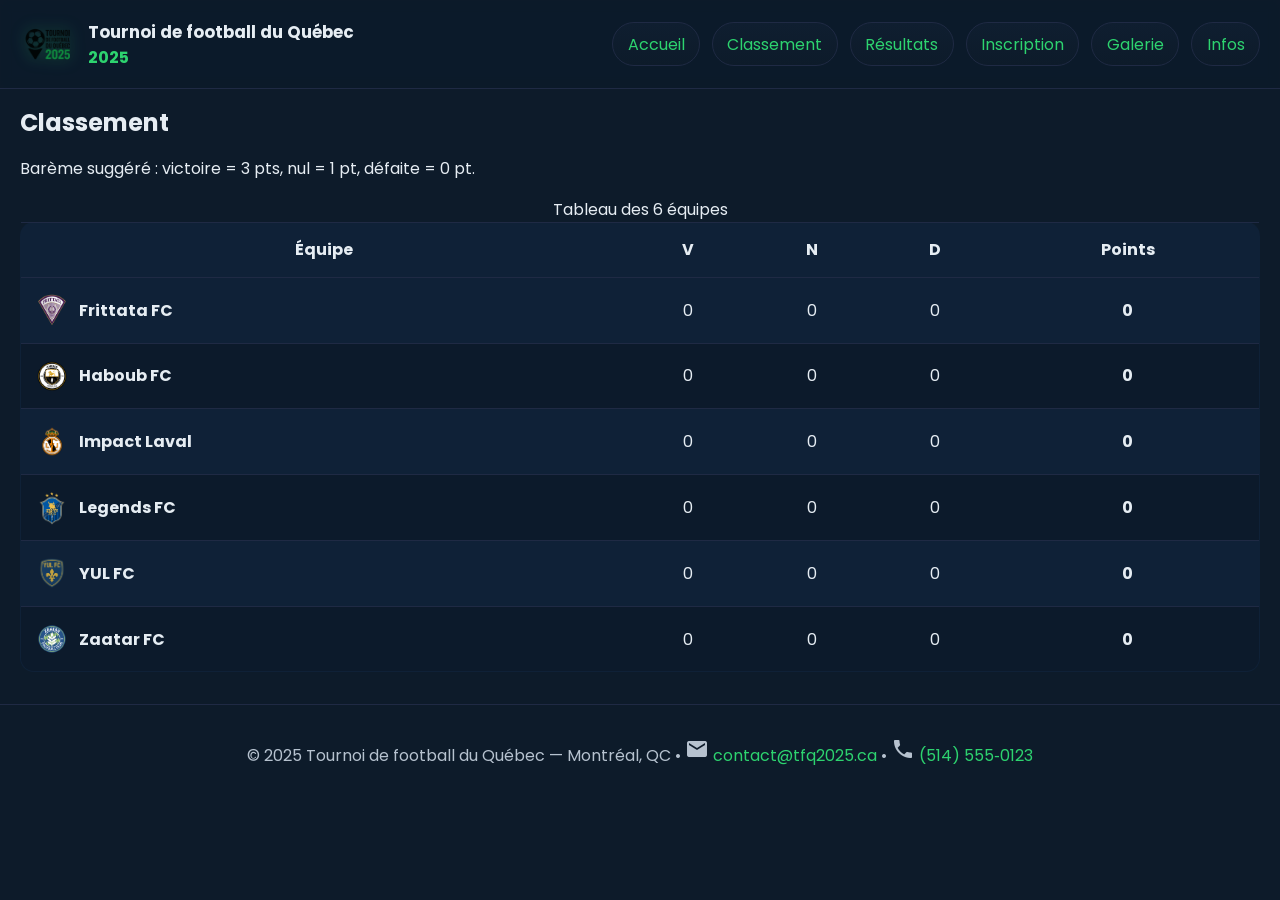
<file: classement.html>
<!DOCTYPE html>
<html lang="fr">
<head>


<meta charset="utf-8" />
<meta name="viewport" content="width=device-width, initial-scale=1" />
<title>Tournoi de football du Québec 2025</title>
<link rel="preconnect" href="https://fonts.googleapis.com">
<link rel="preconnect" href="https://fonts.gstatic.com" crossorigin>
<link href="https://fonts.googleapis.com/css2?family=Poppins:wght@300;400;600;700&display=swap" rel="stylesheet">
<link href="https://fonts.googleapis.com/icon?family=Material+Icons" rel="stylesheet">
<link rel="stylesheet" href="style.css" />


</head>
<body>
<header class="site-header">
  <div class="brand">
    <img src="Logo TP2.png" alt="Logo Tournoi de football du Québec 2025" />
    <div class="brand-text">
      <h1>Tournoi de football du Québec</h1>
      <span class="year">2025</span>
    </div>
  </div>
  <nav class="main-nav" aria-label="Navigation principale">
    <a href="index.html">Accueil</a>
    <a href="classement.html">Classement</a>
    <a href="programme.html">Résultats</a>
    <a href="inscription.html">Inscription</a>
    <a href="galerie.html">Galerie</a>
    <a href="infos.html">Infos</a>
  </nav>
</header>
<main>
  <h2 class="page-title">Classement</h2>
  <p class="muted" style="margin:0 1.25rem 1rem">Barème suggéré : victoire = 3 pts, nul = 1 pt, défaite = 0 pt.</p>
  <div class="table-wrapper">
    <table class="programme standings" aria-describedby="descClassement">
      <caption id="descClassement">Tableau des 6 équipes</caption>
      <thead>
        <tr>
          <th scope="col">Équipe</th>
          <th scope="col" title="Victoires">V</th>
          <th scope="col" title="Nuls">N</th>
          <th scope="col" title="Défaites">D</th>
          <th scope="col">Points</th>
        </tr>
      </thead>
      <tbody>
        
        <tr>
          <th scope="row" class="teamcell"><div class="teamcell-content">
            <img src="Frittata-FC-.png" alt="Logo Frittata FC" class="tiny-logo" />
            <span>Frittata FC</span>
          </div></th>
          <td class="num">0</td>
          <td class="num">0</td>
          <td class="num">0</td>
          <td class="num"><strong class="num">0</strong></td>
        </tr>
    
        <tr>
          <th scope="row" class="teamcell"><div class="teamcell-content">
            <img src="Haboub-FC-.png" alt="Logo Haboub FC" class="tiny-logo" />
            <span>Haboub FC</span>
          </div></th>
          <td class="num">0</td>
          <td class="num">0</td>
          <td class="num">0</td>
          <td class="num"><strong class="num">0</strong></td>
        </tr>
    
        <tr>
          <th scope="row" class="teamcell"><div class="teamcell-content">
            <img src="Impact-Laval-300x300.png" alt="Logo Impact Laval" class="tiny-logo" />
            <span>Impact Laval</span>
          </div></th>
          <td class="num">0</td>
          <td class="num">0</td>
          <td class="num">0</td>
          <td class="num"><strong class="num">0</strong></td>
        </tr>
    
        <tr>
          <th scope="row" class="teamcell"><div class="teamcell-content">
            <img src="Legends-FC-300x300.png" alt="Logo Legends FC" class="tiny-logo" />
            <span>Legends FC</span>
          </div></th>
          <td class="num">0</td>
          <td class="num">0</td>
          <td class="num">0</td>
          <td class="num"><strong class="num">0</strong></td>
        </tr>
    
        <tr>
          <th scope="row" class="teamcell"><div class="teamcell-content">
            <img src="YUL-FC-300x300.png" alt="Logo YUL FC" class="tiny-logo" />
            <span>YUL FC</span>
          </div></th>
          <td class="num">0</td>
          <td class="num">0</td>
          <td class="num">0</td>
          <td class="num"><strong class="num">0</strong></td>
        </tr>
    
        <tr>
          <th scope="row" class="teamcell"><div class="teamcell-content">
            <img src="Zaatar-FC.png" alt="Logo Zaatar FC" class="tiny-logo" />
            <span>Zaatar FC</span>
          </div></th>
          <td class="num">0</td>
          <td class="num">0</td>
          <td class="num">0</td>
          <td class="num"><strong class="num">0</strong></td>
        </tr>
    
      </tbody>
    </table>
  </div>
</main>
<footer class="site-footer">
  <p>© 2025 Tournoi de football du Québec — Montréal, QC • <span class="material-icons" aria-hidden="true">mail</span> <a href="mailto:contact@tfq2025.ca">contact@tfq2025.ca</a> • <span class="material-icons" aria-hidden="true">call</span> <a href="tel:+15145550123">(514) 555‑0123</a></p>
</footer>
</body>
</html>
</file>
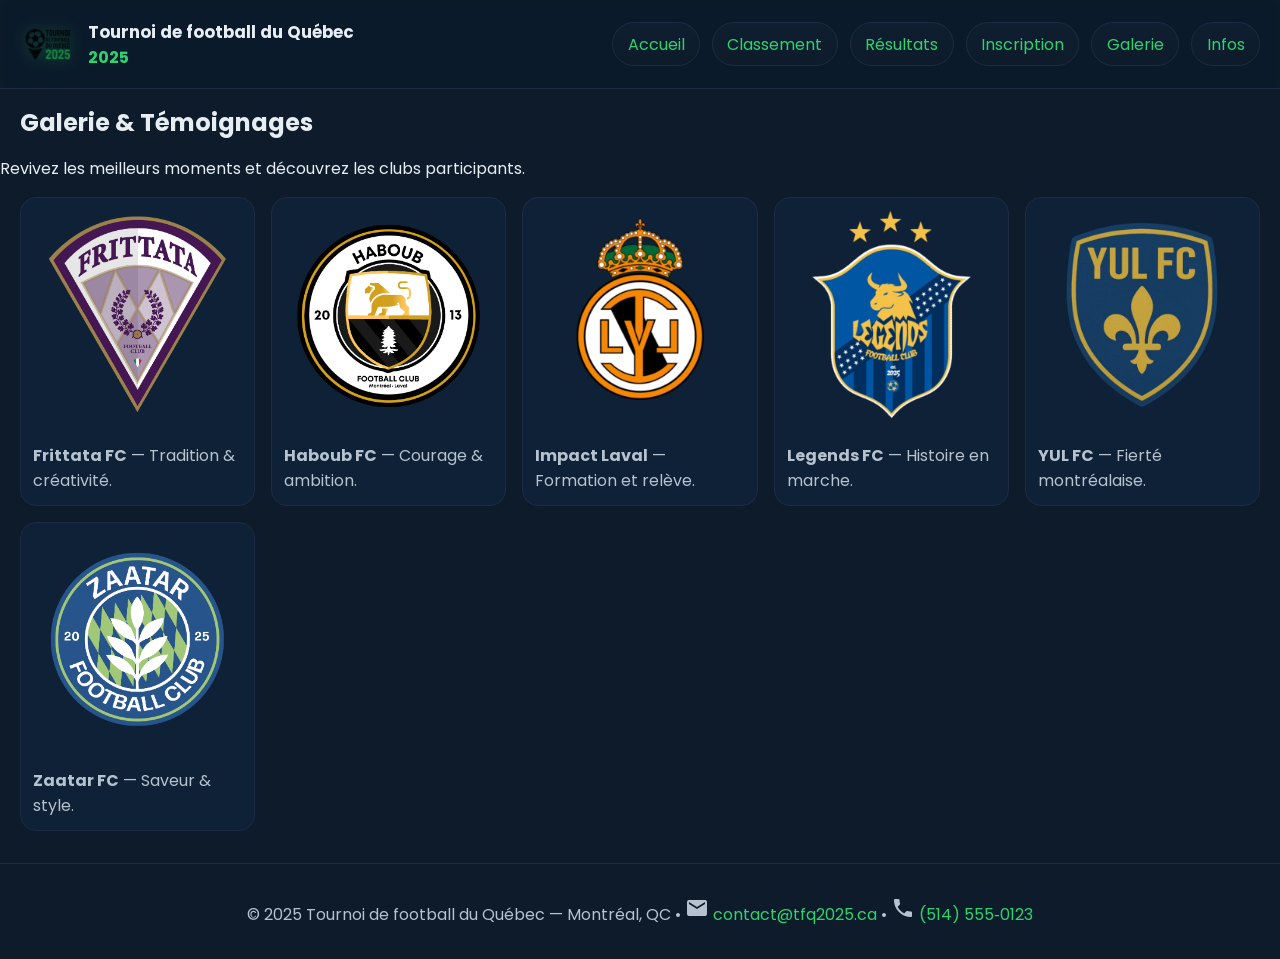
<file: galerie.html>
<!DOCTYPE html>
<html lang="fr">
<head>

<meta charset="utf-8" />
<meta name="viewport" content="width=device-width, initial-scale=1" />
<title>Tournoi de football du Québec 2025</title>
<link rel="preconnect" href="https://fonts.googleapis.com">
<link rel="preconnect" href="https://fonts.gstatic.com" crossorigin>
<link href="https://fonts.googleapis.com/css2?family=Poppins:wght@300;400;600;700&display=swap" rel="stylesheet">
<link href="https://fonts.googleapis.com/icon?family=Material+Icons" rel="stylesheet">
<link rel="stylesheet" href="style.css" />

</head>
<body>

<header class="site-header">
  <div class="brand">
    <img src="Logo TP2.png" alt="Logo Tournoi de football du Québec 2025" />
    <div class="brand-text">
      <h1>Tournoi de football du Québec</h1>
      <span class="year">2025</span>
    </div>
  </div>
  <nav class="main-nav" aria-label="Navigation principale">
    <a href="index.html" >Accueil</a>
    <a href="classement.html">Classement</a>
    <a href="programme.html">Résultats</a>
    <a href="inscription.html">Inscription</a>
    <a href="galerie.html">Galerie</a>
    <a href="infos.html">Infos</a>
  </nav>
</header>

<main>
  <h2 class="page-title">Galerie & Témoignages</h2>
  <p>Revivez les meilleurs moments et découvrez les clubs participants.</p>
  <section class="gallery-grid">
    <figure>
      <img src="Frittata-FC-.png" alt="Frittata FC">
      <figcaption><strong>Frittata FC</strong> — Tradition & créativité.</figcaption>
    </figure>
    <figure>
      <img src="Haboub-FC-.png" alt="Haboub FC">
      <figcaption><strong>Haboub FC</strong> — Courage & ambition.</figcaption>
    </figure>
    <figure>
      <img src="Impact-Laval-300x300.png" alt="Impact Laval">
      <figcaption><strong>Impact Laval</strong> — Formation et relève.</figcaption>
    </figure>
    <figure>
      <img src="Legends-FC-300x300.png" alt="Legends FC">
      <figcaption><strong>Legends FC</strong> — Histoire en marche.</figcaption>
    </figure>
    <figure>
      <img src="YUL-FC-300x300.png" alt="YUL FC">
      <figcaption><strong>YUL FC</strong> — Fierté montréalaise.</figcaption>
    </figure>
    <figure>
      <img src="Zaatar-FC.png" alt="Zaatar FC">
      <figcaption><strong>Zaatar FC</strong> — Saveur & style.</figcaption>
    </figure>
  </section>
</main>

<footer class="site-footer">
  <p>© 2025 Tournoi de football du Québec — Montréal, QC • <span class="material-icons" aria-hidden="true">mail</span> <a href="mailto:contact@tfq2025.ca">contact@tfq2025.ca</a> • <span class="material-icons" aria-hidden="true">call</span> <a href="tel:+15145550123">(514) 555‑0123</a></p>
</footer>

</body>
</html>
</file>
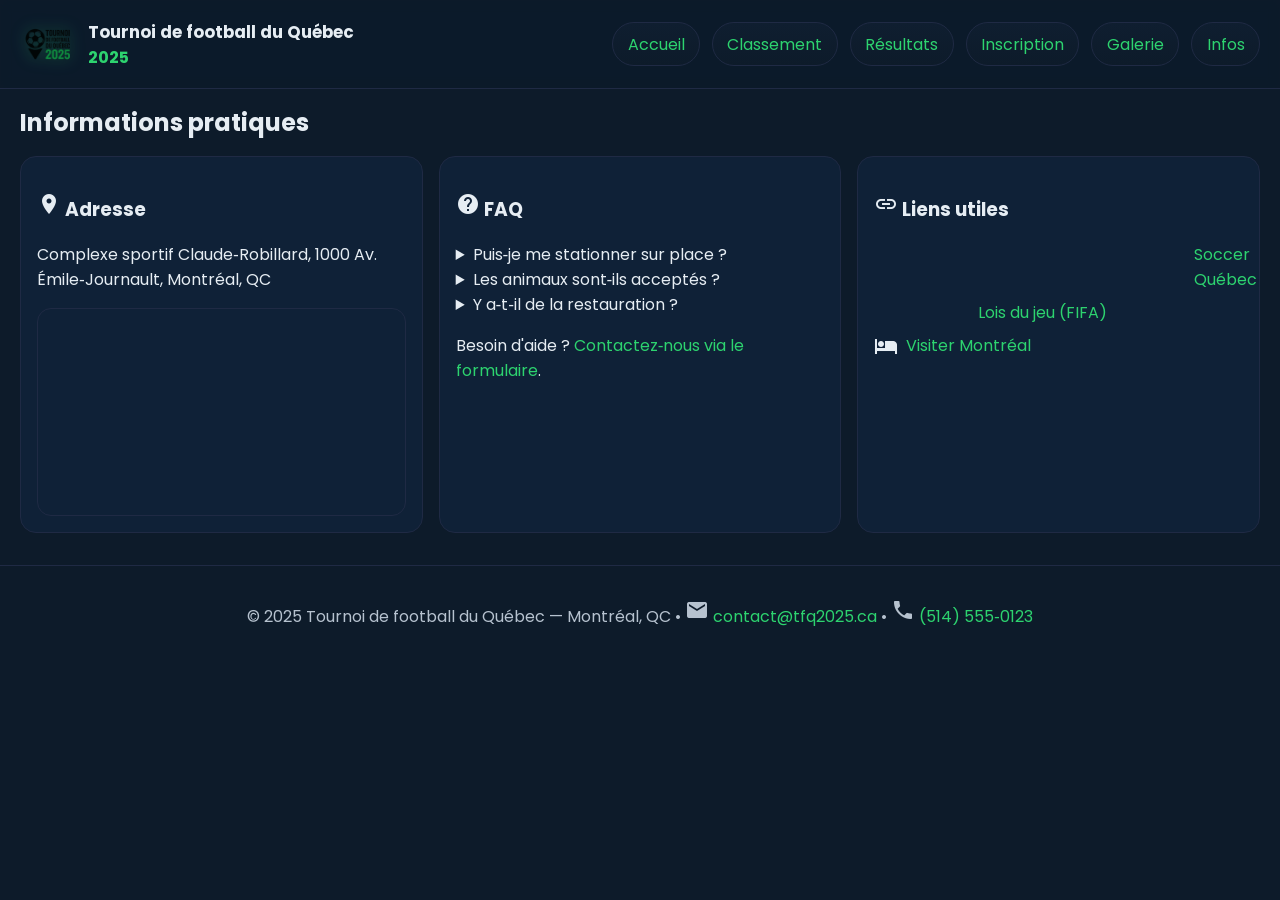
<file: infos.html>
<!DOCTYPE html>
<html lang="fr">
<head>

<meta charset="utf-8" />
<meta name="viewport" content="width=device-width, initial-scale=1" />
<title>Tournoi de football du Québec 2025</title>
<link rel="preconnect" href="https://fonts.googleapis.com">
<link rel="preconnect" href="https://fonts.gstatic.com" crossorigin>
<link href="https://fonts.googleapis.com/css2?family=Poppins:wght@300;400;600;700&display=swap" rel="stylesheet">
<link href="https://fonts.googleapis.com/icon?family=Material+Icons" rel="stylesheet">
<link rel="stylesheet" href="style.css" />

</head>
<body>

<header class="site-header">
  <div class="brand">
    <img src="Logo TP2.png" alt="Logo Tournoi de football du Québec 2025" />
    <div class="brand-text">
      <h1>Tournoi de football du Québec</h1>
      <span class="year">2025</span>
    </div>
  </div>
  <nav class="main-nav" aria-label="Navigation principale">
    <a href="index.html" >Accueil</a>
    <a href="classement.html">Classement</a>
    <a href="programme.html">Résultats</a>
    <a href="inscription.html">Inscription</a>
    <a href="galerie.html">Galerie</a>
    <a href="infos.html">Infos</a>
  </nav>
</header>

<main>
  <h2 class="page-title">Informations pratiques</h2>

  <section class="info-grid">
    <div class="card">
      <h3><span class="material-icons" aria-hidden="true">location_on</span> Adresse</h3>
      <p>Complexe sportif Claude‑Robillard, 1000 Av. Émile‑Journault, Montréal, QC</p>
      <div class="map-wrapper">
        <iframe title="Plan d'accès" loading="lazy"
          src="https://www.google.com/maps?q=Complexe%20sportif%20Claude-Robillard%2C%20Montreal&output=embed"></iframe>
      </div>
    </div>

    <div class="card">
      <h3><span class="material-icons" aria-hidden="true">help</span> FAQ</h3>
      <details>
        <summary>Puis‑je me stationner sur place ?</summary>
        <p>Oui, des espaces payants sont disponibles. Arrivez tôt !</p>
      </details>
      <details>
        <summary>Les animaux sont‑ils acceptés ?</summary>
        <p>Non, sauf chiens d'assistance identifiés.</p>
      </details>
      <details>
        <summary>Y a‑t‑il de la restauration ?</summary>
        <p>Des camions de rue seront présents de 11h à 19h.</p>
      </details>
      <p>Besoin d'aide ? <a href="inscription.html">Contactez‑nous via le formulaire</a>.</p>
    </div>

    <div class="card">
      <h3><span class="material-icons" aria-hidden="true">link</span> Liens utiles</h3>
      <ul class="icon-list" role="list">
        <li><span class="material-icons" aria-hidden="true">sports_soccer</span> <a href="https://www.soccerquebec.org/" target="_blank" rel="noopener">Soccer Québec</a></li>
        <li><span class="material-icons" aria-hidden="true">rule</span> <a href="https://www.fifa.com/technical/refereeing/laws-of-the-game" target="_blank" rel="noopener">Lois du jeu (FIFA)</a></li>
        <li><span class="material-icons" aria-hidden="true">local_hotel</span> <a href="https://www.mtl.org/fr" target="_blank" rel="noopener">Visiter Montréal</a></li>
      </ul>
    </div>
  </section>
</main>

<footer class="site-footer">
  <p>© 2025 Tournoi de football du Québec — Montréal, QC • <span class="material-icons" aria-hidden="true">mail</span> <a href="mailto:contact@tfq2025.ca">contact@tfq2025.ca</a> • <span class="material-icons" aria-hidden="true">call</span> <a href="tel:+15145550123">(514) 555‑0123</a></p>
</footer>

</body>
</html>
</file>
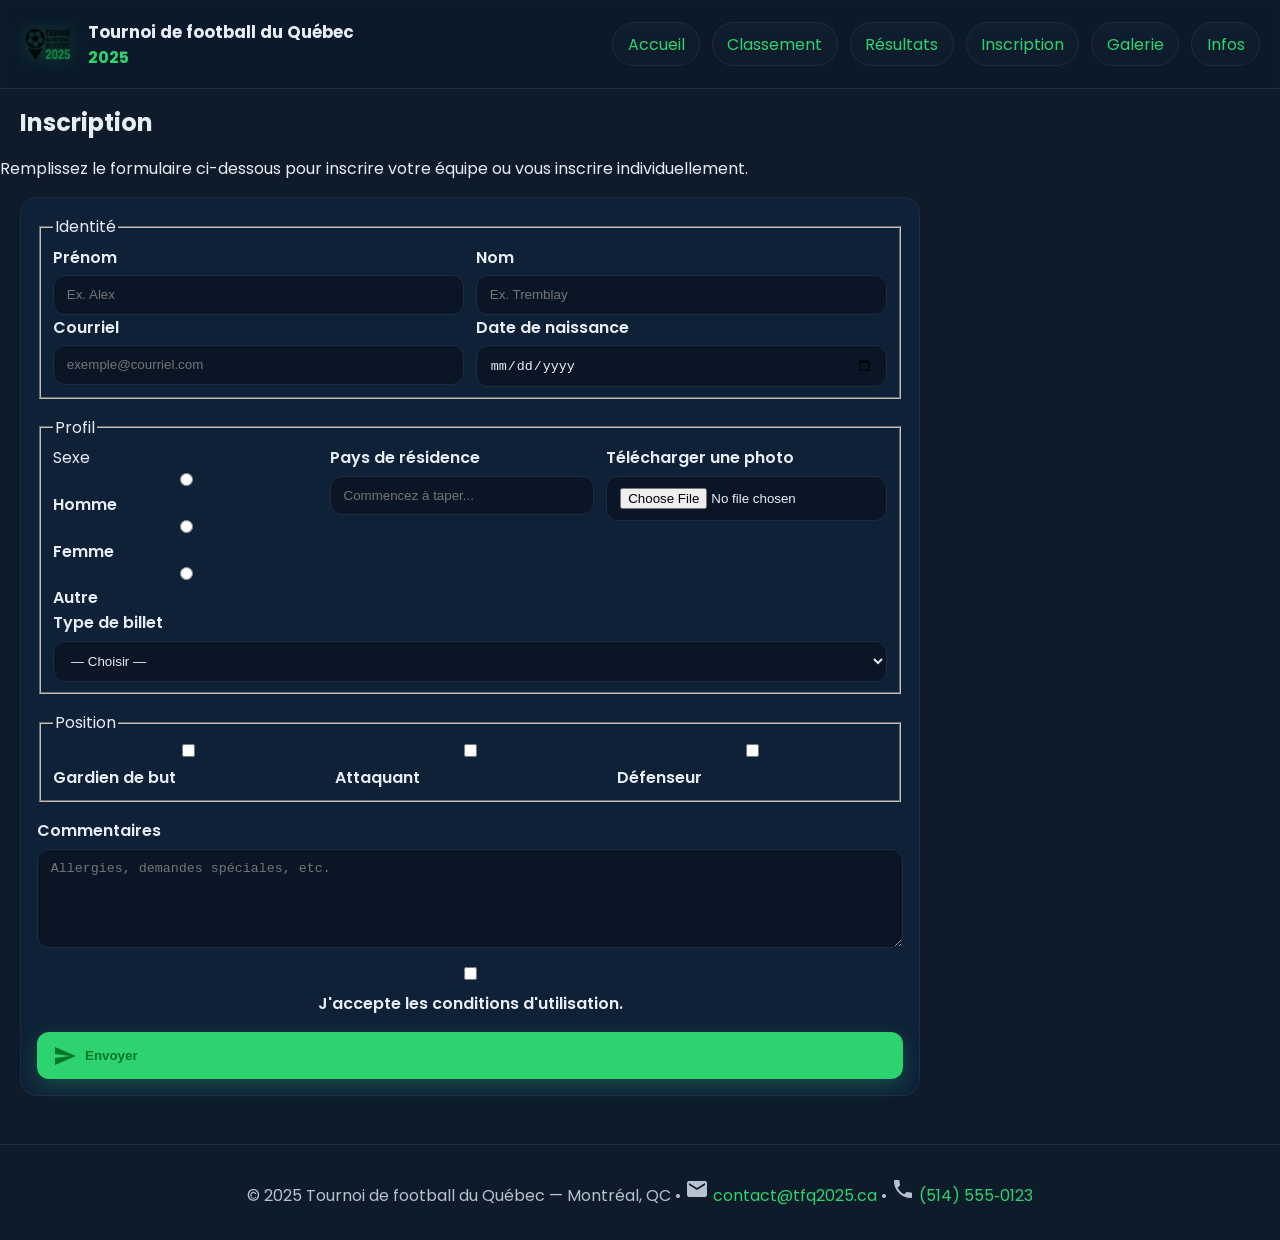
<file: inscription.html>
<!DOCTYPE html>
<html lang="fr">
<head>

<meta charset="utf-8" />
<meta name="viewport" content="width=device-width, initial-scale=1" />
<title>Tournoi de football du Québec 2025</title>
<link rel="preconnect" href="https://fonts.googleapis.com">
<link rel="preconnect" href="https://fonts.gstatic.com" crossorigin>
<link href="https://fonts.googleapis.com/css2?family=Poppins:wght@300;400;600;700&display=swap" rel="stylesheet">
<link href="https://fonts.googleapis.com/icon?family=Material+Icons" rel="stylesheet">
<link rel="stylesheet" href="style.css" />

</head>
<body>

<header class="site-header">
  <div class="brand">
    <img src="Logo TP2.png" alt="Logo Tournoi de football du Québec 2025" />
    <div class="brand-text">
      <h1>Tournoi de football du Québec</h1>
      <span class="year">2025</span>
    </div>
  </div>
  <nav class="main-nav" aria-label="Navigation principale">
    <a href="index.html" >Accueil</a>
    <a href="classement.html">Classement</a>
    <a href="programme.html">Résultats</a>
    <a href="inscription.html">Inscription</a>
    <a href="galerie.html">Galerie</a>
    <a href="infos.html">Infos</a>
  </nav>
</header>

<main>
  <h2 class="page-title">Inscription</h2>
  <p>Remplissez le formulaire ci-dessous pour inscrire votre équipe ou vous inscrire individuellement.</p>

  <form class="card form" action="#" method="post" enctype="multipart/form-data">
    <fieldset>
      <legend>Identité</legend>
      <div class="grid-2">
        <label>Prénom
          <input type="text" name="prenom" placeholder="Ex. Alex" required />
        </label>
        <label>Nom
          <input type="text" name="nom" placeholder="Ex. Tremblay" required />
        </label>
      </div>
      <div class="grid-2">
        <label>Courriel
          <input type="email" name="email" placeholder="exemple@courriel.com" required />
        </label>
        <label>Date de naissance
          <input type="date" name="naissance" required />
        </label>
      </div>
    </fieldset>

    <fieldset>
      <legend>Profil</legend>
      <div class="grid-3">
        <div>
          <span class="label">Sexe</span>
          <label><input type="radio" name="sexe" value="Homme" required /> Homme</label>
          <label><input type="radio" name="sexe" value="Femme" /> Femme</label>
          <label><input type="radio" name="sexe" value="Autre" /> Autre</label>
        </div>
        <label>Pays de résidence
          <input list="pays" name="pays" placeholder="Commencez à taper..." required />
          <datalist id="pays">
            <option value="Canada"><option value="France"><option value="Belgique">
            <option value="Suisse"><option value="Maroc"><option value="Tunisie">
            <option value="Algérie"><option value="Côte d'Ivoire"><option value="Sénégal">
          </datalist>
        </label>
        <label>Télécharger une photo
          <input type="file" name="photo" accept="image/*" />
        </label>
      </div>
      <label>Type de billet
        <select name="billet" required>
          <option value="">— Choisir —</option>
          <option>Étudiant</option>
          <option>Standard</option>
          <option>VIP</option>
        </select>
      </label>
    </fieldset>

    
    <fieldset>
      <legend>Position</legend>
      <div class="grid-3">
        <label><input type="checkbox" name="position" value="gardien" /> Gardien de but</label>
        <label><input type="checkbox" name="position" value="attaquant" /> Attaquant</label>
        <label><input type="checkbox" name="position" value="defenseur" /> Défenseur</label>
      </div>
    </fieldset>


    <label>Commentaires
      <textarea name="commentaires" rows="5" placeholder="Allergies, demandes spéciales, etc."></textarea>
    </label>

    <label class="terms"><input type="checkbox" required /> J'accepte les conditions d'utilisation.</label>

    <button class="btn" type="submit"><span class="material-icons" aria-hidden="true">send</span>Envoyer</button>
  </form>
</main>

<footer class="site-footer">
  <p>© 2025 Tournoi de football du Québec — Montréal, QC • <span class="material-icons" aria-hidden="true">mail</span> <a href="mailto:contact@tfq2025.ca">contact@tfq2025.ca</a> • <span class="material-icons" aria-hidden="true">call</span> <a href="tel:+15145550123">(514) 555‑0123</a></p>
</footer>

</body>
</html>
</file>
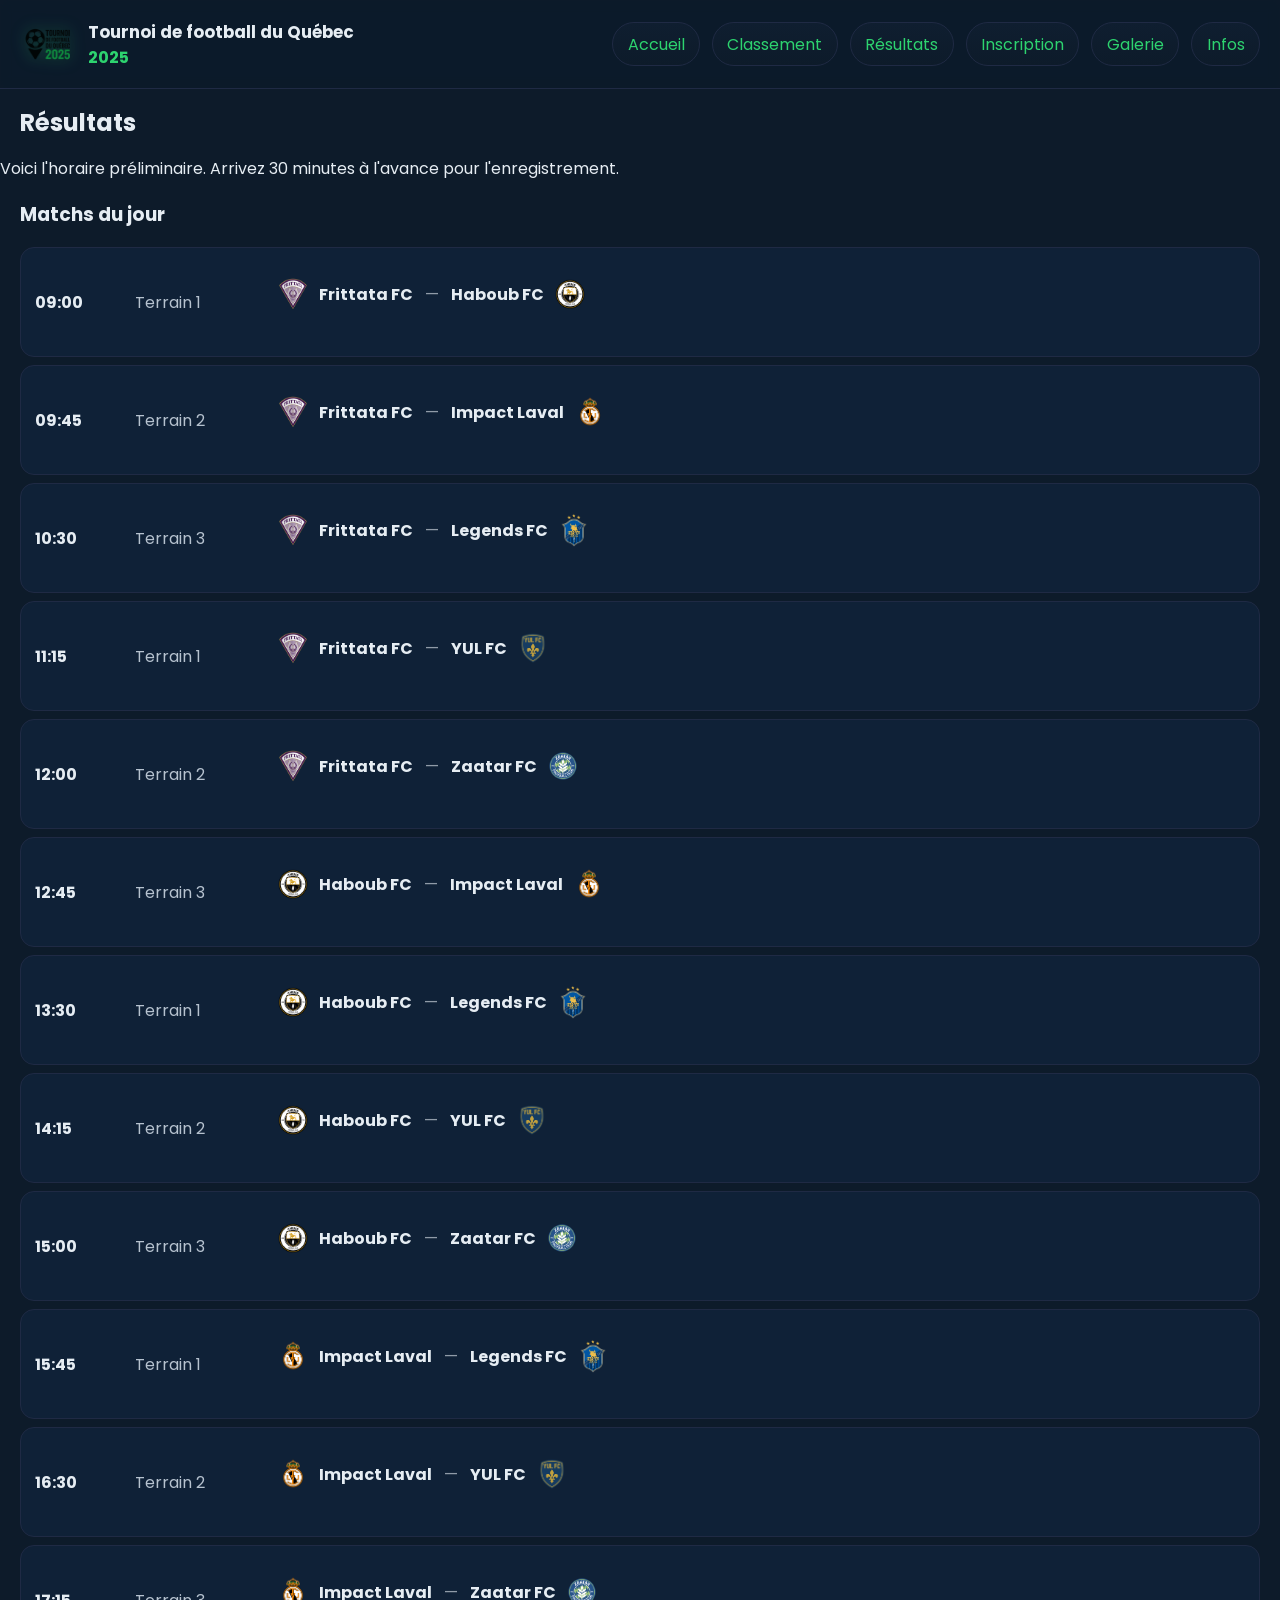
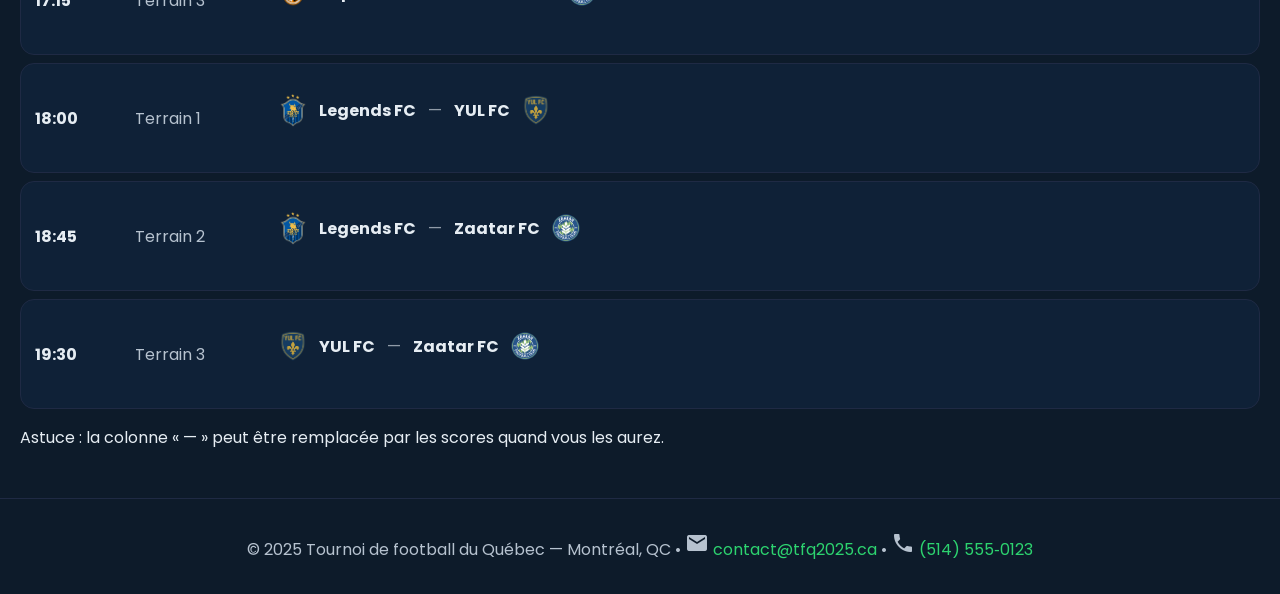
<file: programme.html>
<!DOCTYPE html>
<html lang="fr">
<head>

<meta charset="utf-8" />
<meta name="viewport" content="width=device-width, initial-scale=1" />
<title>Tournoi de football du Québec 2025</title>
<link rel="preconnect" href="https://fonts.googleapis.com">
<link rel="preconnect" href="https://fonts.gstatic.com" crossorigin>
<link href="https://fonts.googleapis.com/css2?family=Poppins:wght@300;400;600;700&display=swap" rel="stylesheet">
<link href="https://fonts.googleapis.com/icon?family=Material+Icons" rel="stylesheet">
<link rel="stylesheet" href="style.css" />

</head>
<body>

<header class="site-header">
  <div class="brand">
    <img src="Logo TP2.png" alt="Logo Tournoi de football du Québec 2025" />
    <div class="brand-text">
      <h1>Tournoi de football du Québec</h1>
      <span class="year">2025</span>
    </div>
  </div>
  <nav class="main-nav" aria-label="Navigation principale">
    <a href="index.html" >Accueil</a>
    <a href="classement.html">Classement</a>
    <a href="programme.html">Résultats</a>
    <a href="inscription.html">Inscription</a>
    <a href="galerie.html">Galerie</a>
    <a href="infos.html">Infos</a>
  </nav>
</header>

<main>
  <h2 class="page-title">Résultats</h2>
  <p>Voici l'horaire préliminaire. Arrivez 30 minutes à l'avance pour l'enregistrement.</p>
  
  <section class="results">
    <h3>Matchs du jour</h3>
    <ul class="matches" role="list">

      <li class="match-item">
        <time class="slot">09:00</time>
        <span class="terrain">Terrain 1</span>
        <span class="teams">
          <img src="Frittata-FC-.png" alt="Logo Frittata FC" class="tiny-logo"/>
          <strong>Frittata FC</strong>
          <span class="score">—</span>
          <strong>Haboub FC</strong>
          <img src="Haboub-FC-.png" alt="Logo Haboub FC" class="tiny-logo"/>
        </span>
      </li>

      <li class="match-item">
        <time class="slot">09:45</time>
        <span class="terrain">Terrain 2</span>
        <span class="teams">
          <img src="Frittata-FC-.png" alt="Logo Frittata FC" class="tiny-logo"/>
          <strong>Frittata FC</strong>
          <span class="score">—</span>
          <strong>Impact Laval</strong>
          <img src="Impact-Laval-300x300.png" alt="Logo Impact Laval" class="tiny-logo"/>
        </span>
      </li>

      <li class="match-item">
        <time class="slot">10:30</time>
        <span class="terrain">Terrain 3</span>
        <span class="teams">
          <img src="Frittata-FC-.png" alt="Logo Frittata FC" class="tiny-logo"/>
          <strong>Frittata FC</strong>
          <span class="score">—</span>
          <strong>Legends FC</strong>
          <img src="Legends-FC-300x300.png" alt="Logo Legends FC" class="tiny-logo"/>
        </span>
      </li>

      <li class="match-item">
        <time class="slot">11:15</time>
        <span class="terrain">Terrain 1</span>
        <span class="teams">
          <img src="Frittata-FC-.png" alt="Logo Frittata FC" class="tiny-logo"/>
          <strong>Frittata FC</strong>
          <span class="score">—</span>
          <strong>YUL FC</strong>
          <img src="YUL-FC-300x300.png" alt="Logo YUL FC" class="tiny-logo"/>
        </span>
      </li>

      <li class="match-item">
        <time class="slot">12:00</time>
        <span class="terrain">Terrain 2</span>
        <span class="teams">
          <img src="Frittata-FC-.png" alt="Logo Frittata FC" class="tiny-logo"/>
          <strong>Frittata FC</strong>
          <span class="score">—</span>
          <strong>Zaatar FC</strong>
          <img src="Zaatar-FC.png" alt="Logo Zaatar FC" class="tiny-logo"/>
        </span>
      </li>

      <li class="match-item">
        <time class="slot">12:45</time>
        <span class="terrain">Terrain 3</span>
        <span class="teams">
          <img src="Haboub-FC-.png" alt="Logo Haboub FC" class="tiny-logo"/>
          <strong>Haboub FC</strong>
          <span class="score">—</span>
          <strong>Impact Laval</strong>
          <img src="Impact-Laval-300x300.png" alt="Logo Impact Laval" class="tiny-logo"/>
        </span>
      </li>

      <li class="match-item">
        <time class="slot">13:30</time>
        <span class="terrain">Terrain 1</span>
        <span class="teams">
          <img src="Haboub-FC-.png" alt="Logo Haboub FC" class="tiny-logo"/>
          <strong>Haboub FC</strong>
          <span class="score">—</span>
          <strong>Legends FC</strong>
          <img src="Legends-FC-300x300.png" alt="Logo Legends FC" class="tiny-logo"/>
        </span>
      </li>

      <li class="match-item">
        <time class="slot">14:15</time>
        <span class="terrain">Terrain 2</span>
        <span class="teams">
          <img src="Haboub-FC-.png" alt="Logo Haboub FC" class="tiny-logo"/>
          <strong>Haboub FC</strong>
          <span class="score">—</span>
          <strong>YUL FC</strong>
          <img src="YUL-FC-300x300.png" alt="Logo YUL FC" class="tiny-logo"/>
        </span>
      </li>

      <li class="match-item">
        <time class="slot">15:00</time>
        <span class="terrain">Terrain 3</span>
        <span class="teams">
          <img src="Haboub-FC-.png" alt="Logo Haboub FC" class="tiny-logo"/>
          <strong>Haboub FC</strong>
          <span class="score">—</span>
          <strong>Zaatar FC</strong>
          <img src="Zaatar-FC.png" alt="Logo Zaatar FC" class="tiny-logo"/>
        </span>
      </li>

      <li class="match-item">
        <time class="slot">15:45</time>
        <span class="terrain">Terrain 1</span>
        <span class="teams">
          <img src="Impact-Laval-300x300.png" alt="Logo Impact Laval" class="tiny-logo"/>
          <strong>Impact Laval</strong>
          <span class="score">—</span>
          <strong>Legends FC</strong>
          <img src="Legends-FC-300x300.png" alt="Logo Legends FC" class="tiny-logo"/>
        </span>
      </li>

      <li class="match-item">
        <time class="slot">16:30</time>
        <span class="terrain">Terrain 2</span>
        <span class="teams">
          <img src="Impact-Laval-300x300.png" alt="Logo Impact Laval" class="tiny-logo"/>
          <strong>Impact Laval</strong>
          <span class="score">—</span>
          <strong>YUL FC</strong>
          <img src="YUL-FC-300x300.png" alt="Logo YUL FC" class="tiny-logo"/>
        </span>
      </li>

      <li class="match-item">
        <time class="slot">17:15</time>
        <span class="terrain">Terrain 3</span>
        <span class="teams">
          <img src="Impact-Laval-300x300.png" alt="Logo Impact Laval" class="tiny-logo"/>
          <strong>Impact Laval</strong>
          <span class="score">—</span>
          <strong>Zaatar FC</strong>
          <img src="Zaatar-FC.png" alt="Logo Zaatar FC" class="tiny-logo"/>
        </span>
      </li>

      <li class="match-item">
        <time class="slot">18:00</time>
        <span class="terrain">Terrain 1</span>
        <span class="teams">
          <img src="Legends-FC-300x300.png" alt="Logo Legends FC" class="tiny-logo"/>
          <strong>Legends FC</strong>
          <span class="score">—</span>
          <strong>YUL FC</strong>
          <img src="YUL-FC-300x300.png" alt="Logo YUL FC" class="tiny-logo"/>
        </span>
      </li>

      <li class="match-item">
        <time class="slot">18:45</time>
        <span class="terrain">Terrain 2</span>
        <span class="teams">
          <img src="Legends-FC-300x300.png" alt="Logo Legends FC" class="tiny-logo"/>
          <strong>Legends FC</strong>
          <span class="score">—</span>
          <strong>Zaatar FC</strong>
          <img src="Zaatar-FC.png" alt="Logo Zaatar FC" class="tiny-logo"/>
        </span>
      </li>

      <li class="match-item">
        <time class="slot">19:30</time>
        <span class="terrain">Terrain 3</span>
        <span class="teams">
          <img src="YUL-FC-300x300.png" alt="Logo YUL FC" class="tiny-logo"/>
          <strong>YUL FC</strong>
          <span class="score">—</span>
          <strong>Zaatar FC</strong>
          <img src="Zaatar-FC.png" alt="Logo Zaatar FC" class="tiny-logo"/>
        </span>
      </li>
    </ul>
    <p class="small muted">Astuce : la colonne « — » peut être remplacée par les scores quand vous les aurez.</p>
  </section>

</main>

<footer class="site-footer">
  <p>© 2025 Tournoi de football du Québec — Montréal, QC • <span class="material-icons" aria-hidden="true">mail</span> <a href="mailto:contact@tfq2025.ca">contact@tfq2025.ca</a> • <span class="material-icons" aria-hidden="true">call</span> <a href="tel:+15145550123">(514) 555‑0123</a></p>
</footer>

</body>
</html>
</file>
<file: style.css>
:root{
  --bg:#0d1b2a;
  --bg-alt:#10243e;
  --text:#e6edf3;
  --muted:#b6c2cf;
  --accent:#2dd36f;
  --card:#0f2137;
  --border: #1f2a44;
}
*{box-sizing:border-box}
html,body{margin:0;padding:0;font-family:Poppins,system-ui,-apple-system,Segoe UI,Roboto,Arial,sans-serif;background:var(--bg);color:var(--text);}
img{max-width:100%;height:auto;display:block}
a{color:var(--accent);text-decoration:none}
a:hover, .btn:hover{filter:brightness(1.1)}

.site-header{display:flex;flex-wrap:wrap;align-items:center;gap:1rem;padding:1rem 1.25rem;position:sticky;top:0;background:rgba(13,27,42,.9);backdrop-filter:saturate(150%) blur(6px);border-bottom:1px solid var(--border);z-index:10}
.brand{display:flex;align-items:center;gap:.75rem}
.brand img{width:56px;height:56px;object-fit:contain;filter:drop-shadow(0 0 8px rgba(45,211,111,.3))}
.brand-text h1{font-size:1.05rem;margin:.1rem 0 0}
.brand-text .year{font-weight:700;color:var(--accent);}

.main-nav{margin-left:auto;display:flex;gap:.75rem;flex-wrap:wrap}
.main-nav a{padding:.55rem .9rem;border-radius:999px;border:1px solid var(--border);background:linear-gradient(180deg,#0f1e30,#0d1b2a);}
.main-nav a.active{border-color:var(--accent);box-shadow:0 0 0 2px rgba(45,211,111,.25)}

.hero{min-height:44vh;display:grid;place-items:center;background:
  radial-gradient(60% 60% at 20% 10%, rgba(45,211,111,.2), transparent 60%),
  radial-gradient(60% 60% at 90% 90%, rgba(45,211,111,.15), transparent 60%),
  url('assets/Logo TP2.png') center/220px no-repeat var(--bg-alt);
  border-bottom:1px solid var(--border)
}
.hero-content{max-width:900px;padding:3rem 1.25rem;text-align:center}
.hero h2{font-size:clamp(1.6rem,3vw,2.4rem);margin:.2rem 0 1rem}
.hero p{color:var(--muted);margin:0 auto 1.25rem;max-width:70ch}
.btn{display:inline-flex;align-items:center;gap:.5rem;padding:.7rem 1rem;background:var(--accent);color:#072; border:none;border-radius:12px;font-weight:700;box-shadow:0 6px 20px rgba(45,211,111,.25);cursor:pointer}
.btn.cta{font-size:1.1rem}

.quote{padding:1.25rem;text-align:center;font-style:italic;color:#d2ffe6}

.media{display:grid;grid-template-columns:1fr 1fr;gap:1.25rem;padding:1rem 1.25rem}
.video-wrapper{position:relative;padding-top:56%;border-radius:16px;overflow:hidden;border:1px solid var(--border);box-shadow:0 10px 30px rgba(0,0,0,.2)}
.video-wrapper iframe{position:absolute;inset:0;width:100%;height:100%;border:0}
.audio{background:var(--card);padding:1rem;border:1px solid var(--border);border-radius:16px}

.teams{padding:1rem 1.25rem 2rem}
.team-grid{display:grid;grid-template-columns:repeat(auto-fit,minmax(140px,1fr));gap:1rem;list-style:none;padding:0;margin:0}
.team-grid img{background:linear-gradient(180deg,#111e31,#0b1525);border:1px solid var(--border);border-radius:16px;padding:1rem;transition:transform .2s,opacity .2s}
.team-grid img:hover{transform:translateY(-4px) scale(1.03)}

.page-title{margin:1rem 1.25rem}
.table-wrapper{padding:0 1.25rem 2rem;}
table.programme{width:100%;border-collapse:collapse;background:var(--card);border:1px solid var(--border);border-radius:14px;overflow:hidden}
table.programme th, table.programme td{padding:.9rem .8rem;text-align:left;border-bottom:1px solid var(--border)}
table.programme tr:nth-child(even){background:#0c1a2b}
.tiny-logo{width:36px;height:36px;object-fit:contain;}

.card{background:var(--card);border:1px solid var(--border);border-radius:16px;padding:1rem}
.form{max-width:900px;margin:0 1.25rem 3rem;display:grid;gap:1rem}
.grid-2{display:grid;grid-template-columns:repeat(2,1fr);gap:.75rem}
.grid-3{display:grid;grid-template-columns:repeat(3,1fr);gap:.75rem}
label{display:flex;flex-direction:column;gap:.35rem;font-weight:600}
input, select, textarea{background:#0a1626;color:var(--text);border:1px solid var(--border);border-radius:12px;padding:.7rem .8rem}
input:focus, select:focus, textarea:focus{outline:2px solid var(--accent);outline-offset:2px}
.terms{display:flex;align-items:center;gap:.5rem;font-weight:600}

.gallery-grid{padding:0 1.25rem 2rem;display:grid;grid-template-columns:repeat(auto-fit,minmax(220px,1fr));gap:1rem}
.gallery-grid figure{margin:0;background:var(--card);border:1px solid var(--border);border-radius:16px;overflow:hidden}
.gallery-grid img{transition:transform .25s, opacity .25s}
.gallery-grid figure:hover img{transform:scale(1.06);opacity:.95}
.gallery-grid figcaption{padding:.75rem;color:var(--muted)}

.info-grid{display:grid;grid-template-columns:repeat(auto-fit,minmax(280px,1fr));gap:1rem;padding:0 1.25rem 2rem}
.map-wrapper{aspect-ratio:16/9;border-radius:14px;overflow:hidden;border:1px solid var(--border)}
.map-wrapper iframe{width:100%;height:100%;border:0}
.icon-list{list-style:none;padding:0;margin:0;display:grid;gap:.5rem}
.icon-list li{display:flex;align-items:center;gap:.5rem}

.site-footer{border-top:1px solid var(--border);padding:1rem 1.25rem;color:var(--muted);text-align:center}

@media (max-width: 900px){
  .media{grid-template-columns:1fr}
  .grid-2{grid-template-columns:1fr}
  .grid-3{grid-template-columns:1fr}
  .brand-text h1{max-width:50vw}
}

/* Résultats / matches list */
.results{padding:0 1.25rem 2rem}
.matches{list-style:none;padding:0;margin:0;display:grid;gap:.5rem}
.match-item{display:grid;grid-template-columns:100px 120px 1fr;align-items:center;background:var(--card);border:1px solid var(--border);border-radius:14px;padding:.75rem .9rem}
.match-item .slot{font-weight:700}
.match-item .terrain{color:var(--muted)}
.match-item .teams{display:flex;gap:.5rem;align-items:center;justify-content:flex-start;flex-wrap:wrap}
.match-item .score{opacity:.6;margin:0 .25rem}

/* Classement */
table.standings td.num, table.standings th.num{ text-align:right; }
table.standings .teamcell{ display:flex; align-items:center; gap:.6rem; }

/* --- Fix classement alignment --- */
table.standings th.teamcell{ text-align:left; display:table-cell !important; }
table.standings .teamcell-content{ display:flex; align-items:center; gap:.6rem; }
table.standings th:not(.teamcell), table.standings td.num{ text-align:center; }
table.standings td.num strong{ font-weight:700; }
</file>
